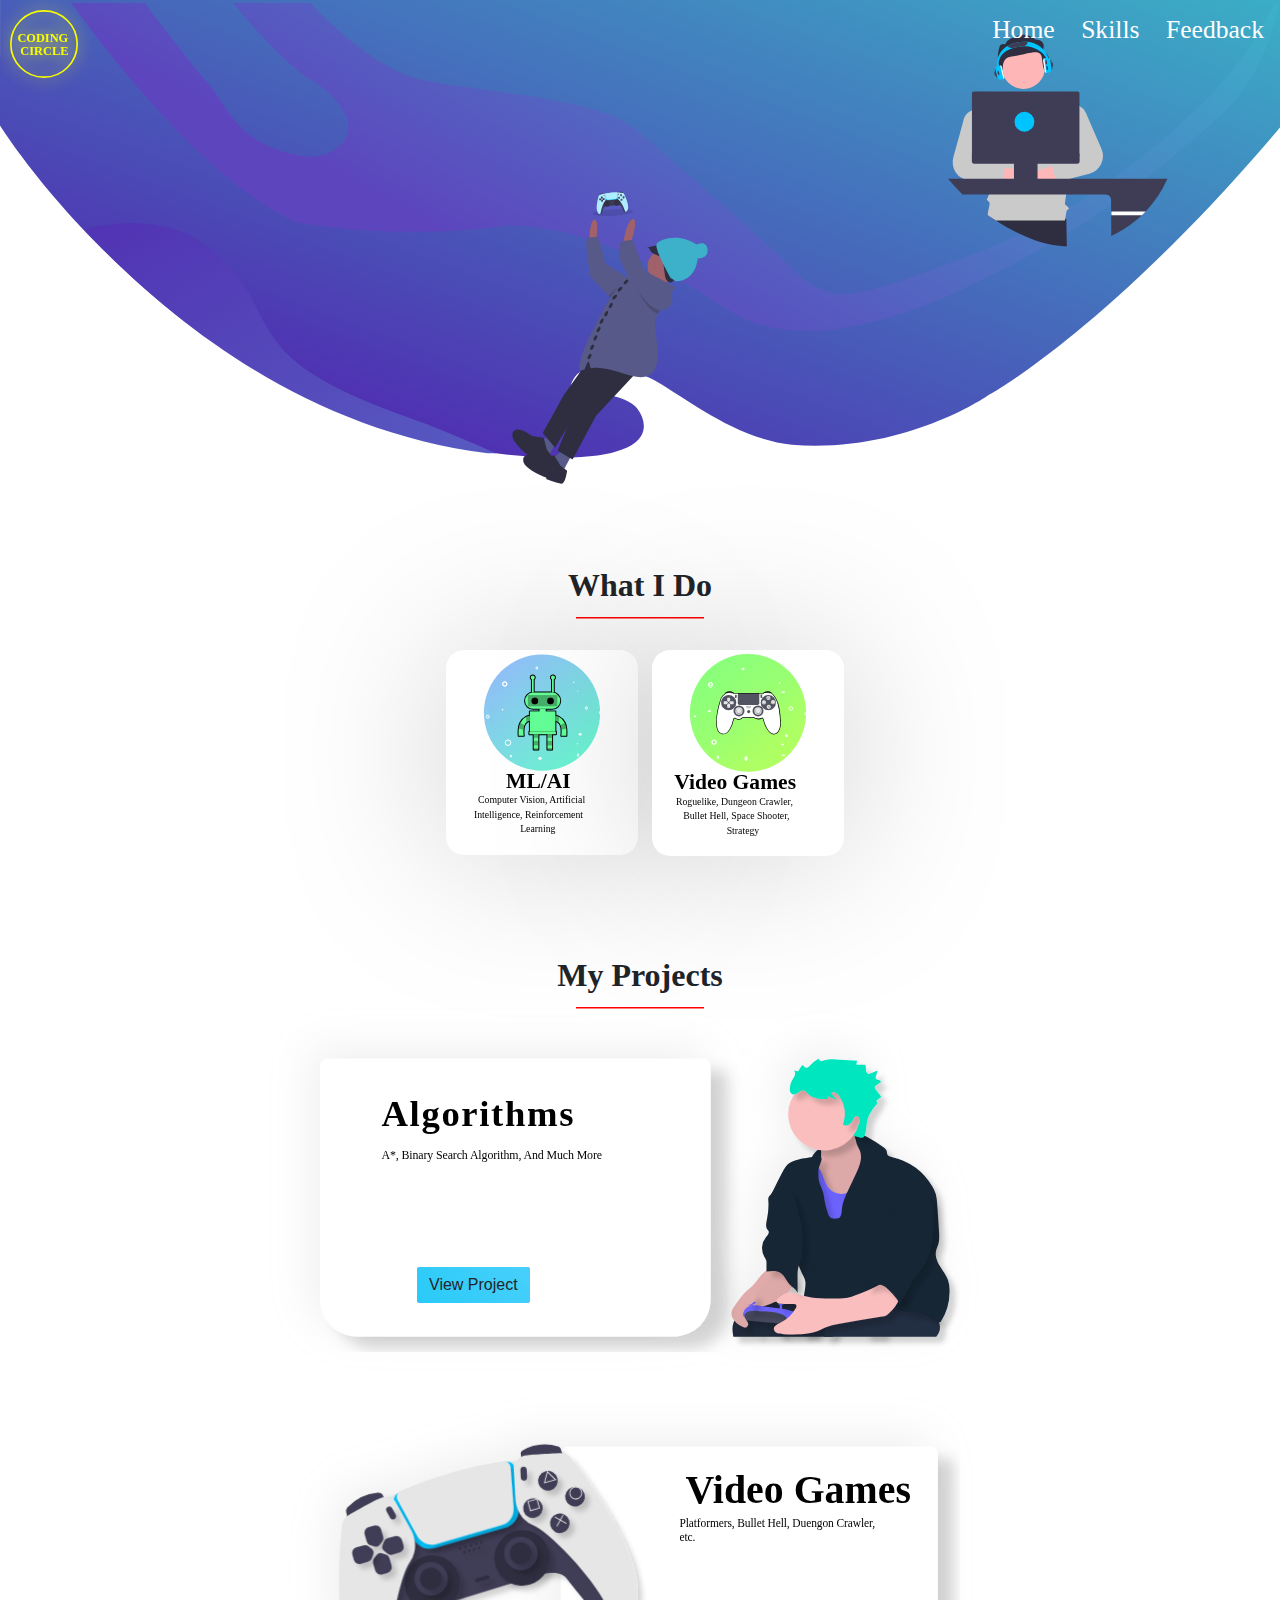
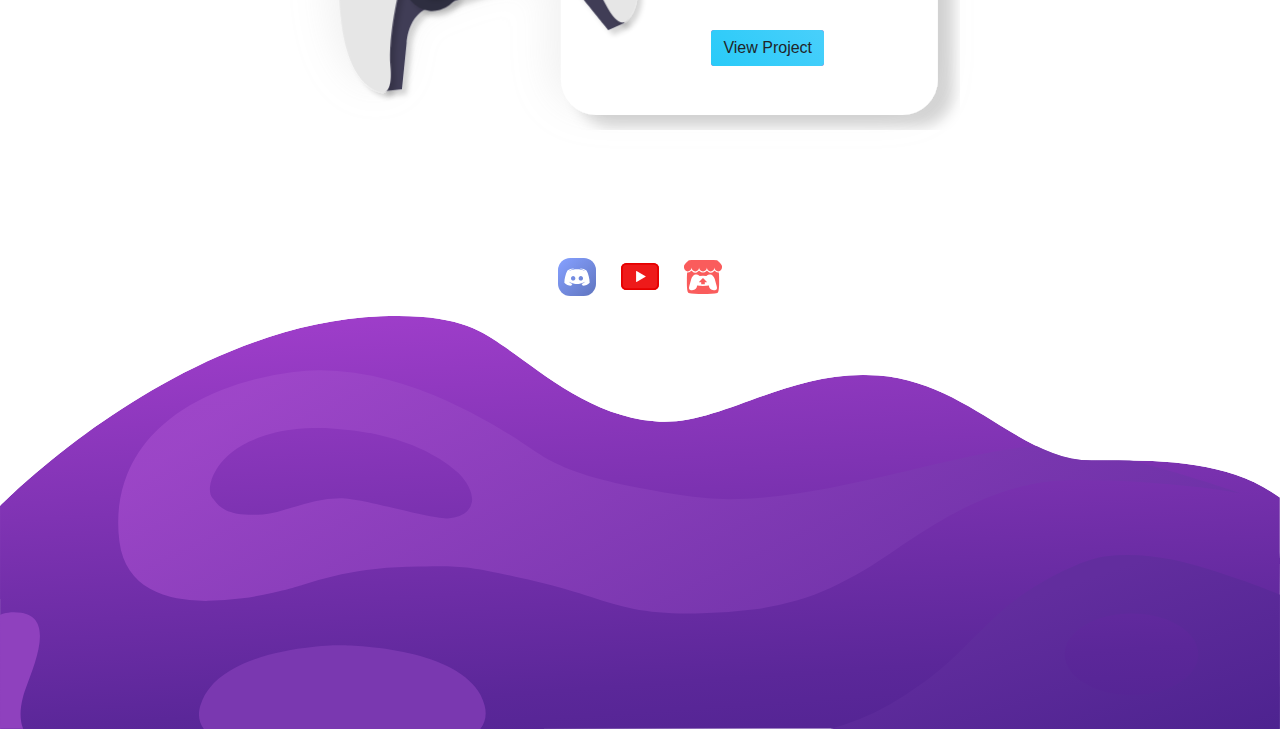
<file: index.html>
<!DOCTYPE html>

<html>
<!-- include main.css -->
<link rel="stylesheet" type="text/css" href="main.css" />


<head>
  <meta charset="UTF-8" />
  <meta name="viewport"
    content="width=device-width, user-scalable=no, initial-scale=1.0, maximum-scale=1.0, minimum-scale=1.0" />
  <link rel="stylesheet" href="https://stackpath.bootstrapcdn.com/bootstrap/4.4.1/css/bootstrap.min.css"
    integrity="sha384-Vkoo8x4CGsO3+Hhxv8T/Q5PaXtkKtu6ug5TOeNV6gBiFeWPGFN9MuhOf23Q9Ifjh" crossorigin="anonymous" />
  <link rel="stylesheet" href="https://stackpath.bootstrapcdn.com/font-awesome/4.7.0/css/font-awesome.min.css"
    crossorigin="anonymous" />

  <!--    <meta http-equiv="X-UA-Compatible" content="ie=edge">-->
  <!-- <link rel="stylesheet" href="https://pyscript.net/alpha/pyscript.css" />
  <script defer src="https://pyscript.net/alpha/pyscript.js"></script> -->

  <!-- link javascript file -->
  <script type="text/javascript" src="main.js"></script>

  <link rel="shortcut icon" href="Images/Favicon.ico" />

  <title>Home</title>
</head>

<body>
  <div id="nav-bar">
    <button id="navbar-bt" class="Home" onclick="Home()">Home</button>
    <button id="navbar-bt" class="Skill" onclick="Skill()">Skills</button>
    <button id="navbar-bt" class="Feedback" onclick="Forum()">Feedback</button>
  </div>

  <div class="Main-top-layout">
    <div class="logo">
      <a href="">
        <img class="logo" src="Images/logo.svg" width="16%" alt="logo" />
      </a>

    </div>

    <img src="Images/Group 41.svg" width="100%" style="z-index: -1;" />
  </div>


  <div id="Home">
    <!-- <nav class="navbar navbar-expand-lg navbar-dark bg-transparent">
      <button
        class="navbar-toggler"
        type="button"
        data-toggle="collapse"
        data-target="#navbar"
      >
        <span class="navbar-toggler-icon"></span>
      </button>
      <div class="collapse navbar-collapse" id="navbar">
        <a class="nav-item nav-link" id="home" href="/">Home</a>
        <a class="nav-item nav-link" id="logout" href="/logout">Logout</a>
        <a class="nav-item nav-link" id="login" href="/login">Login</a>
        <a class="nav-item nav-link" id="signUp" href="/sign-up">Sign Up</a>
      </div>
    </nav> -->
    <!-- <py-script> -->

    <!-- print("hello") -->

    <!-- </py-script> -->
    <!-- <div class="nav-bar"> -->
    <!-- website name -->

    <!-- create space in-between -->
    <br />
    <br />
    <br />

    <div class="title" style="margin-bottom: 2%;">
      <h2 style="font-family: 'Times New Roman', Courier, monospace;"><strong>What I Do</strong></h2>
      <svg class="line" height="2" width="100%">
        <line x1="45%" y1="0" x2="55%" y2="0" style="stroke: rgb(255, 0, 0); stroke-width: 3" />
      </svg>
    </div>

    <div class="faculties">
      <img id="svgimg" src="Images/ML-AI.svg" width="15%" />
      <img id="svgimg" src="Images/Video Games.svg" width="15%" />
    </div>

    <div class="padding"></div>
    <div class="title">
      <!-- make h2 tag bold -->


      <h2 style="font-family: 'Times New Roman', Courier, monospace;"><strong>My Projects</strong></h2>
      <svg class="line" height="2" width="100%">
        <line x1="45%" y1="0" x2="55%" y2="0" style="stroke: rgb(255, 0, 0); stroke-width: 3" />
      </svg>
    </div>

    <div class="projects" style="text-align: center;">
      <div class="proj">
        <img id="project" src="Images/Algorithms.svg" width="50%" style="padding-top: 40px;" />
        <a href="#" class="btn btn-project" style="left:30%;top:65%;size:5px;" onclick="openLink_Algorithms()">
          View Project</a>
      </div>
      <!-- <button id="view-project" onclick="" style="top:243%;left:33%;">Continue</button> -->

      <!-- <a href="#" class="btn btn-project"> -->
      <!-- <span>Click me</span> -->
      <!-- <svg width="13px" height="10px" viewBox="0 0 13 10"> -->
      <!-- <path d="M1,5 L11,5"></path> -->
      <!-- <polyline points="8 1 12 5 8 9"></polyline> -->
      <!-- </svg> -->
      <!-- </a> -->
      <div class="proj">
        <a href="#" class="btn btn-project" style="left:53%;top:65%;" onclick="openLink_VideoGames()">
          View Project</a>

        <img id="project" src="Images/Video Game (project).svg" width="50%" />
      </div>
      <!-- <img id="project" src="Images/TEST EMPTY.svg" width="50%" /> -->
      <!-- <button id = "view-project" onclick="" style="top:243%;left:53%;">Continue</button> -->
      <!-- <img id="svgimg" src="Images/Video Games.svg" width="15%" /> -->
    </div>

    <!-- <script src="https://code.jquery.com/jquery-3.2.1.slim.min.js"
      integrity="sha384-KJ3o2DKtIkvYIK3UENzmM7KCkRr/rE9/Qpg6aAZGJwFDMVNA/GpGFF93hXpG5KkN"
      crossorigin="anonymous"></script>
    <script src="https://cdnjs.cloudflare.com/ajax/libs/popper.js/1.12.9/umd/popper.min.js"
      integrity="sha384-ApNbgh9B+Y1QKtv3Rn7W3mgPxhU9K/ScQsAP7hUibX39j7fakFPskvXusvfa0b4Q"
      crossorigin="anonymous"></script>
    <script src="https://maxcdn.bootstrapcdn.com/bootstrap/4.0.0/js/bootstrap.min.js"
      integrity="sha384-JZR6Spejh4U02d8jOt6vLEHfe/JQGiRRSQQxSfFWpi1MquVdAyjUar5+76PVCmYl"
      crossorigin="anonymous"></script> -->

    <div class="contacts" style="text-align: center;">
      <a href="javascript:window.open('https://discord.gg/uJnRmvQ6NS');">
        <img class="contact" src="Images/discord.svg" style="width: 3%; text-align: center;">
      </a>
      <a href="javascript:window.open('https://www.youtube.com/channel/UCHzOI93T5ZZ4TqYJqz6WmYQ');">
        <img class="contact" src="Images/youtube.svg" style="width: 3%; text-align: center;">
      </a>
      <a href="javascript:window.open('https://prathamesh-bhatkar.itch.io/');">
        <img class="contact" src="Images/itchio.svg" style="width: 3%; text-align: center;">
      </a>
    </div>

    <img src="Images/bottom.svg" width="100%" />
  </div>

  <div id="Skill" style="display: none;text-align: center;">
    <img class="skillimage" src="Images/Skill Page.svg" width="1000px" style="z-index: -1;" />
    <img src="Images/bottom.svg" width="100%" />
  </div>

  <div id="Forum" style="display: none;text-align: center;">
    <iframe
      src="https://docs.google.com/forms/d/e/1FAIpQLSc6vW6udd2iaW3zoOoPIUrGZNyowbIEF7eE2v2Llbqxv6mUdg/viewform?embedded=true"
      width="1000px" height="1062" frameborder="0" marginheight="0" marginwidth="0">Loading…</iframe>

    <h2>OR</h2>
    <!-- link -->
    <a href="https://forms.gle/vyRFGs2vWQZxjEnb6">Original Goggle Forum</a>

    <img src="Images/bottom.svg" width="100%" style="margin-top: 100px;" />


  </div>


</body>

</html>
</file>
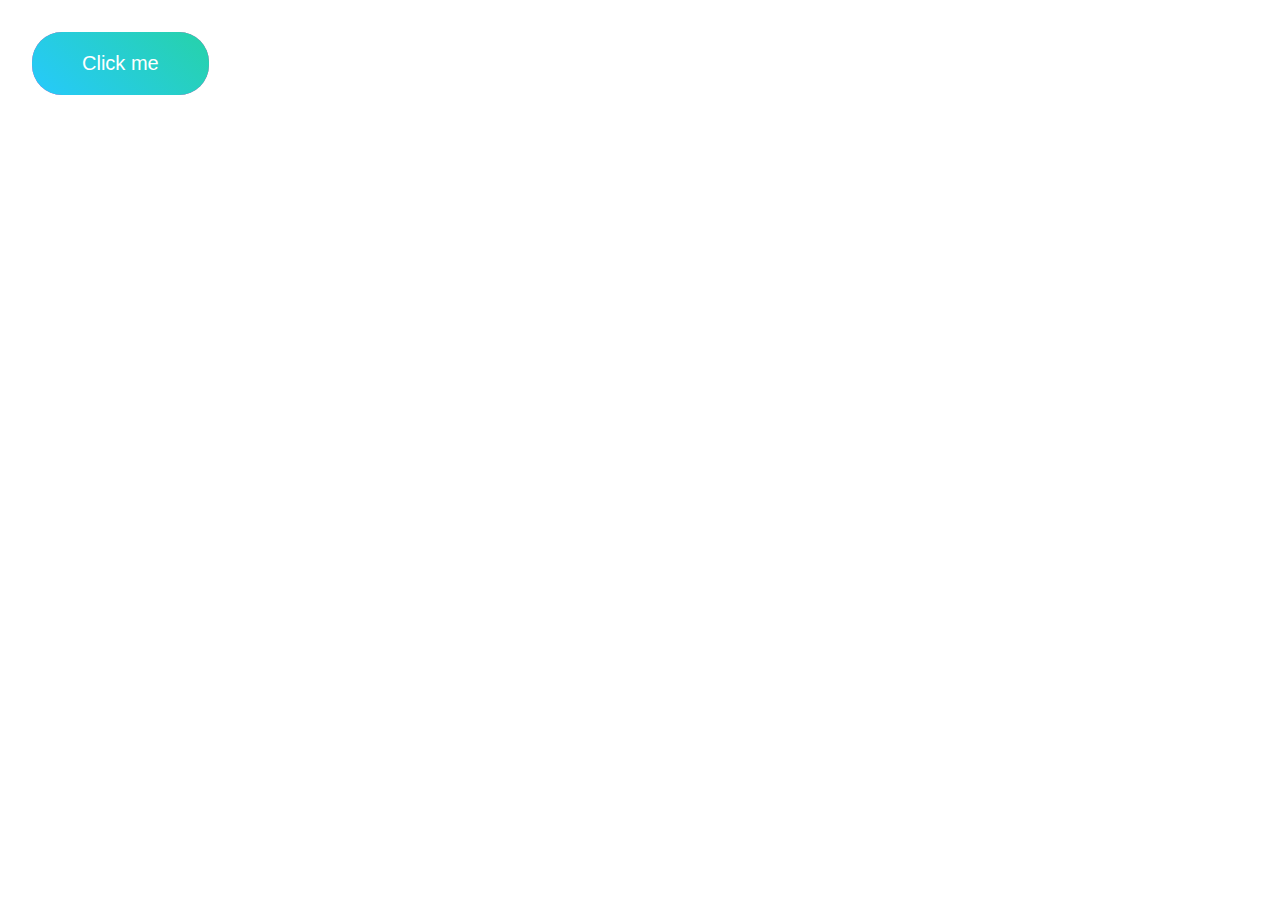
<file: text.html>
<!DOCTYPE html>
<html lang="en">


<head>
    <meta charset="UTF-8">
    <meta http-equiv="X-UA-Compatible" content="IE=edge">
    <meta name="viewport" content="width=device-width, initial-scale=1.0">
    <title>Document</title>
    <link rel="stylesheet" href="text.css" />
</head>

<body>
    <div class="container">
        <div class="buttons">
            <!-- <a href="#" class="btn btn-1">Click me</a> -->
            <!-- <a href="#" class="btn btn-2">Click me</a> -->

                <a href="#" class="btn btn-3">Click me</a>
        </div>
    </div>
</body>

</html>
</file>
<file: main.css>
body {
  font-family: "Times New Roman", Courier, monospace;
}
div.title {
  text-align: center;
  font-size: 50%;
}
div.faculties {
  text-align: center;
  margin-top: 0px;
}
svg.line {
  margin-top: 0px;
  margin-bottom: 0px;
  height: 2;
}
#svgimg {
  -webkit-filter: drop-shadow(3px 3px 2px rgba(0, 0, 0, 0));
  filter: drop-shadow(0px 0px 81px rgba(0, 0, 0, 0.18));
  margin-left: 10px;
  margin-right: 10;
  transition: transform 1s ease, box-shadow 1s ease;
}
div.padding {
  padding-top: 100px;
}
.navbar-inner {
  background: transparent;
}
img.logo {
  filter: drop-shadow(0px 0px 8px rgb(248, 255, 33));
  width: 11%;
}
#project {
  filter: drop-shadow(-10px -10px 20px rgb(156, 156, 156, 0.15));
  padding-top: 90px;
  transition: transform 2s ease;
  /* z-index: -1; */
}

div.btn {
  position: absolute;
  padding: 10px;
}
div.logo {
  position: absolute;
  padding-left: 10px;
  padding-top: 10px;
}
.btn {
  /* text-decoration: none; */
  padding: 30px 60px;
  font-size: 1.55rem;
  color: #fff;
  position: absolute;
  margin: 32px;
  /* border-radius: 50p x; */
}
img.contact {
  width: 3%;
  text-align: center;
  margin-top: 10%;
  margin-left: 10px;
  margin-right: 10px;
  margin-bottom: 20px;
}
img.contact {
  transition: transform 2s ease, box-shadow 0.3s ease;
}
img.contact:hover {
  transform: translate(0, -6px);
  box-shadow: 0px 0px 20px rgba(0, 0, 0, 0.26);
}
#svgimg:hover {
  transform: translate(0, -6px);
  box-shadow: 0px 0px 81px rgba(0, 255, 225, 0.26);
  /* z-index:-1; */
}
#project:hover {
  transform: translate(0, -6px);
  /* z-index:-1; */
}
div.proj {
  position: relative;
}
.btn-project {
  padding: 20px;
  color: #fff;

  /* border-radius: 50px; */
  box-shadow: 0 0 0 0 #66c6f0, #4b71e9;
  transition: transform 0.8s ease, box-shadow 0.9s ease;
  overflow: hidden;
  /* outline: black; */
  z-index: 1;
}
.btn-project::after {
  content: "";
  width: 400px;
  height: 400px;
  position: absolute;
  top: -50px;
  left: -100px;
  background-color: #ff3cac;
  background-image: linear-gradient(
    225deg,
    #7bd7ff 0%,
    #26caf8 50%,
    #0055ff 100%
  );
  z-index: -1;
  transition: transform 5s ease;
}
.btn-project:hover {
  transform: translate(0, -6px);
  box-shadow: 10px -10px 25px 0 rgba(143, 64, 248, 0.2),
    -10px 10px 25px 0 rgba(39, 200, 255, 0.2);
  /* z-index:-1; */
}
.btn-project:hover::after {
  transform: rotate(180deg);
}
/* left at https://youtu.be/iwoIuyRHy88?t=1066 */
div#nav-bar {
  /* display:flex; */
  /* flex-direction: column; */
  text-align: center;
  position: absolute;
  z-index: 1;
  /* justify-content: center; */
  right: 10px;
  top: 10px;
}
#navbar-bt {
  /* position: absolute; */
  background: none;
  border: none;
  color: rgb(255, 255, 255);
  font-family: Montserrat;

  font-size: 1.6rem;
  margin-left: 10px;

  transition: color 0.6s ease, box-shadow 0.9s ease;
}
#navbar-bt:hover {
  color: rgb(0, 255, 213);
}
.skillimage {
  border-radius: 20px;
  box-shadow: 0px 0px 25px 0 rgba(0, 0, 0, 0.2);
  /* width :10%; */
  transition: transform 0.6s ease, box-shadow 0.9s ease;
  margin-bottom: 100px;
  margin-top: 50px;
}
.skillimage:hover {
  border-radius: 20px;
  box-shadow: 10px 10px 25px 0 rgba(0, 0, 0, 0.307);
  transform: translate(-3px, -6px);
  /* width :10%; */
}
</file>
<file: text.css>
* {
  box-sizing: border-box;
  padding: 0;
  margin: 0;
}

body {
  font-family: "Roboto", sans-serif;
  font-weight: 400;
}
.buttons {
  display: flex;
  /* flex-direction: column; */
}
.btn {
  text-decoration: none;
  padding: 20px 50px;
  font-size: 1.25rem;
  position: relative;
  margin: 32px;
}

.btn-3 {
  color: #fff;
  border-radius: 30px;
  box-shadow: 0 0 0 0 rgba(143, 64, 248, 0.5), 0 0 0 0 rgba(39, 200, 255, 0.5);
  transition: transform 0.3s ease, box-shadow 0.3s ease;
  overflow: hidden;
  /* outline: black; */
}

.btn-3::after {
  content: "";
  width: 400px;
  height: 400px;
  position: absolute;
  top: -50px;
  left: -100px;
  background-color: #ff3cac;
  background-image: linear-gradient(
    225deg,
    #27d86c 0%,
    #26caf8 50%,
    #c625d0 100%
  );
  z-index: -1;
  transition: transform 0.5s ease;
}
.btn-3:hover {
  transform: translate(0, -6px);
  box-shadow: 10px -10px 25px 0 rgba(143, 64, 248, 0.5),
    -10px 10px 25px 0 rgba(39, 200, 255, 0.5);
}
.btn-3:hover::after {
  transform: rotate(150deg);
}
/* left at https://youtu.be/iwoIuyRHy88?t=1066 */
</file>
